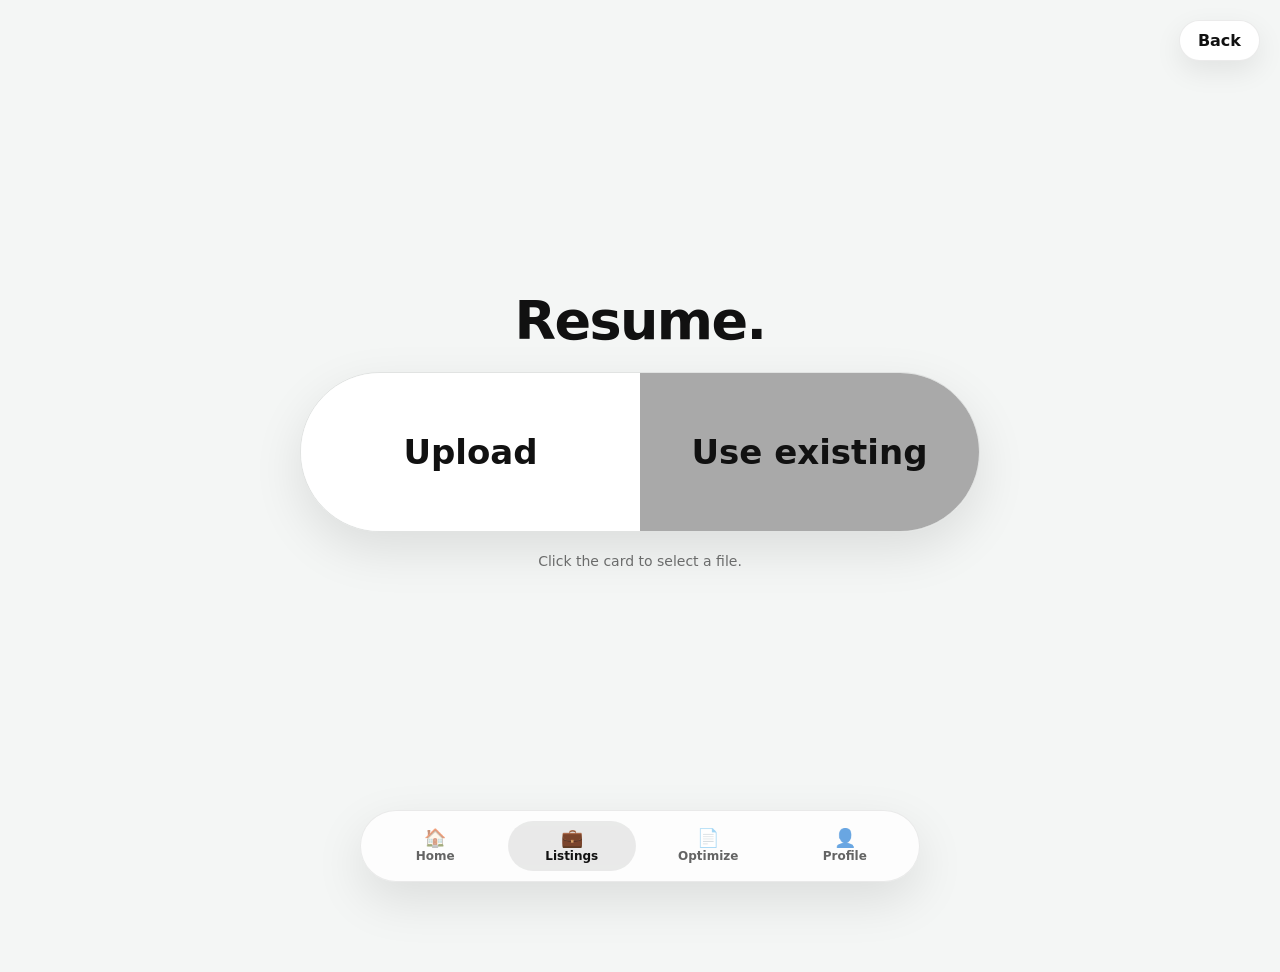
<file: Ascent/apply.html>
<!doctype html>
<html lang="en">
  <head>
    <meta charset="UTF-8" />
    <meta name="viewport" content="width=device-width, initial-scale=1" />
    <title>Upload Resume</title>
    <style>
      :root {
        --bg: #f4f6f5;
        --card: #ffffff;
        --text: #111111;
        --muted: rgba(0, 0, 0, 0.55);
        --border: rgba(0, 0, 0, 0.08);
        --shadow: 0 18px 50px rgba(0, 0, 0, 0.10);
        --radius: 999px;

        --font: ui-sans-serif, system-ui, -apple-system, Segoe UI, Roboto, Helvetica, Arial,
          "Apple Color Emoji", "Segoe UI Emoji";
      }

      * {
        box-sizing: border-box;
      }

      html,
      body {
        height: 100%;
        margin: 0;
        background: var(--bg);
        color: var(--text);
        font-family: var(--font);
      }

      .page {
        min-height: 100%;
        position: relative;
        padding: 24px;
      }

      .back {
        position: absolute;
        top: 20px;
        right: 20px;
        display: inline-flex;
        align-items: center;
        justify-content: center;
        padding: 10px 18px;
        border-radius: 999px;
        border: 1px solid var(--border);
        background: #fff;
        color: var(--text);
        text-decoration: none;
        font-weight: 800;
        box-shadow: 0 10px 28px rgba(0, 0, 0, 0.08);
      }

      .center {
        height: calc(100vh - 48px);
        display: grid;
        place-items: center;
      }

      .stack {
        width: min(860px, 92vw);
        display: grid;
        gap: 20px;
        justify-items: center;
      }

      h1 {
        margin: 0;
        font-size: clamp(34px, 4.5vw, 54px);
        font-weight: 900;
        letter-spacing: -0.03em;
      }

      .pill {
        width: min(680px, 92vw);
        height: 160px;
        border-radius: var(--radius);
        border: 1px solid var(--border);
        box-shadow: var(--shadow);
        overflow: hidden;
        display: grid;
        grid-template-columns: 1fr 1fr;
      }

      .half {
        display: grid;
        place-items: center;
        font-weight: 900;
        font-size: 34px;
        cursor: pointer;
        user-select: none;
      }

      .half.left {
        background: #ffffff;
      }

      .half.right {
        background: #a9a9a9;
      }

      .split {
        transition: transform 120ms ease, box-shadow 120ms ease;
      }

      .split:hover {
        transform: translateY(-2px);
        box-shadow: 0 22px 60px rgba(0, 0, 0, 0.12);
      }

      .split:active {
        transform: translateY(0px);
      }

      .pill:hover {
        transform: translateY(-2px);
        box-shadow: 0 22px 60px rgba(0, 0, 0, 0.12);
      }

      .pill:active {
        transform: translateY(0px);
      }

      .icon {
        width: 80px;
        height: 80px;
      }

      .hint {
        margin: 0;
        color: var(--muted);
        font-size: 14px;
        line-height: 1.4;
        text-align: center;
      }

      .status {
        min-height: 20px;
        font-size: 14px;
        color: var(--muted);
        text-align: center;
      }

      .error {
        min-height: 20px;
        font-size: 14px;
        color: #b00020;
        text-align: center;
        display: none;
      }

      input[type="file"] {
        display: none;
      }

      /* Success modal */
      .success-modal {
        position: fixed;
        inset: 0;
        display: none;
        z-index: 10000;
      }

      .success-modal.open {
        display: block;
      }

      .success-backdrop {
        position: absolute;
        inset: 0;
        background: rgba(0, 0, 0, 0.35);
      }

      .success-card {
        position: absolute;
        left: 50%;
        top: 50%;
        transform: translate(-50%, -50%);
        width: min(420px, 92vw);
        background: rgba(255, 255, 255, 0.94);
        backdrop-filter: blur(12px);
        -webkit-backdrop-filter: blur(12px);
        border: 1px solid rgba(0, 0, 0, 0.08);
        box-shadow: 0 18px 50px rgba(0, 0, 0, 0.2);
        border-radius: 18px;
        padding: 18px;
        text-align: center;
      }

      .success-title {
        margin: 0 0 8px 0;
        font-size: 18px;
        font-weight: 800;
      }

      .success-text {
        margin: 0 0 16px 0;
        color: rgba(0, 0, 0, 0.65);
        font-size: 14px;
        line-height: 1.4;
      }

      .success-btn {
        appearance: none;
        border: 0;
        border-radius: 999px;
        padding: 10px 16px;
        font-size: 14px;
        font-weight: 800;
        background: #111;
        color: #fff;
        cursor: pointer;
      }

      .error-modal .success-card {
        border-color: rgba(176, 0, 32, 0.18);
      }

      .error-modal .success-title {
        color: #b00020;
      }

      /* Floating Tab Bar */
      .tabbar {
        position: fixed;
        left: 50%;
        bottom: 18px;
        transform: translateX(-50%);
        width: min(560px, calc(100vw - 28px));
        padding: 10px;
        border-radius: 999px;
        background: rgba(255, 255, 255, 0.78);
        border: 1px solid var(--border);
        box-shadow: var(--shadow);
        backdrop-filter: blur(10px);
        -webkit-backdrop-filter: blur(10px);
        display: grid;
        grid-template-columns: repeat(4, 1fr);
        gap: 8px;
        z-index: 999;
      }

      .tabbar a {
        display: grid;
        place-items: center;
        gap: 2px;
        padding: 8px 6px;
        border-radius: 999px;
        text-decoration: none;
        color: var(--text);
        font-weight: 800;
        font-size: 12px;
        opacity: 0.65;
        grid-auto-rows: min-content;
        justify-items: center;
        align-content: center;
      }

      .tabbar a .icon {
        width: auto;
        height: auto;
        font-size: 18px;
        line-height: 1;
      }


      .tabbar a.active {
        background: rgba(0, 0, 0, 0.08);
        opacity: 1;
      }

      /* Prevent content being hidden behind tabbar */
      .page {
        padding-bottom: 96px;
      }

    </style>
  </head>

  <body>
    <div class="page">
      <a class="back" href="#" id="backBtn">Back</a>

      <div class="center">
        <div class="stack">
          <h1>Resume.</h1>

          <div class="pill split" role="group" aria-label="Resume options">
            <div class="half left" id="uploadPill" role="button" tabindex="0" aria-label="Upload resume">
              Upload
            </div>
            <div class="half right" id="useExistingPill" role="button" tabindex="0" aria-label="Use existing resume">
              Use existing
            </div>
          </div>

          <p class="hint">Click the card to select a file.</p>

          <div class="status" id="statusText"></div>
          <div class="error" id="errorText"></div>

          <input id="fileInput" type="file" accept="application/pdf" />
        </div>
      </div>
    </div>

    <!-- Success Modal -->
    <div class="success-modal" id="successModal" aria-hidden="true">
      <div class="success-backdrop" data-close="1"></div>
      <div class="success-card" role="dialog" aria-modal="true" aria-labelledby="successTitle">
        <h2 id="successTitle" class="success-title">Application submitted</h2>
        <p class="success-text" id="successText">Your application has been recorded successfully.</p>
        <button type="button" class="success-btn" id="successCloseBtn">OK</button>
      </div>
    </div>

    <div class="success-modal error-modal" id="errorModal" aria-hidden="true">
      <div class="success-backdrop" data-close="1"></div>
      <div class="success-card" role="dialog" aria-modal="true" aria-labelledby="errorTitle">
        <h2 id="errorTitle" class="success-title">Duplicate application</h2>
        <p class="success-text">You have already applied for this job.</p>
        <button type="button" class="success-btn" id="errorCloseBtn">OK</button>
      </div>
    </div>

      <!-- Floating Tab Bar -->
      <nav class="tabbar" aria-label="Primary">
        <a href="/" data-tab="home">
          <span class="icon">🏠</span>
          <span>Home</span>
        </a>
        <a href="/results" data-tab="jobs" class="active">
          <span class="icon">💼</span>
          <span>Listings</span>
        </a>
        <a href="/optimize" data-tab="optimize">
          <span class="icon">📄</span>
          <span>Optimize</span>
        </a>
        <a href="/student_profile" data-tab="profile">
          <span class="icon">👤</span>
          <span>Profile</span>
        </a>
      </nav>


    <script>
      function qs(name) {
        return new URLSearchParams(window.location.search).get(name) || "";
      }

      function setStatus(msg) {
        const el = document.getElementById("statusText");
        if (el) el.textContent = msg || "";
      }

      function showError(msg) {
        const el = document.getElementById("errorText");
        if (!el) return;
        el.style.display = "block";
        el.textContent = msg || "Something went wrong.";
      }

      function clearError() {
        const el = document.getElementById("errorText");
        if (!el) return;
        el.style.display = "none";
        el.textContent = "";
      }

      function getToken() {
        return localStorage.getItem("AUTH_TOKEN") || "";
      }

      function authHeaders() {
        const t = getToken();
        return t ? { Authorization: `Bearer ${t}` } : {};
      }

      let CURRENT_USER_ID = null;
      async function getCurrentUserId() {
        if (CURRENT_USER_ID) return CURRENT_USER_ID;
        const res = await fetch("/api/auth/me", { headers: authHeaders() });
        if (!res.ok) {
          throw new Error("Please log in to apply.");
        }
        const data = await res.json();
        CURRENT_USER_ID = data.userId;
        return CURRENT_USER_ID;
      }

      const successModal = document.getElementById("successModal");
      const successCloseBtn = document.getElementById("successCloseBtn");
      const successTitle = document.getElementById("successTitle");
      const successText = document.getElementById("successText");
      const errorModal = document.getElementById("errorModal");
      const errorCloseBtn = document.getElementById("errorCloseBtn");
      const mode = qs("mode");
      const isRoadmapMode = mode === "roadmap";

      function roadmapUrl() {
        const params = new URLSearchParams();
        if (jobId) params.set("id", jobId);
        if (q) params.set("q", q);
        return `/roadmap?${params.toString()}`;
      }

      function configureModeUi() {
        if (!isRoadmapMode) return;
        if (successTitle) successTitle.textContent = "Roadmap generated";
        if (successText) successText.textContent = "Your roadmap is ready. You will be redirected automatically.";
      }

      function openSuccessModal() {
        if (!successModal) return;
        successModal.classList.add("open");
        successModal.setAttribute("aria-hidden", "false");
      }

      function closeSuccessModal() {
        if (!successModal) return;
        successModal.classList.remove("open");
        successModal.setAttribute("aria-hidden", "true");
      }

      function openErrorModal() {
        if (!errorModal) return;
        errorModal.classList.add("open");
        errorModal.setAttribute("aria-hidden", "false");
      }

      function closeErrorModal() {
        if (!errorModal) return;
        errorModal.classList.remove("open");
        errorModal.setAttribute("aria-hidden", "true");
      }

      if (successCloseBtn) successCloseBtn.addEventListener("click", () => {
        closeSuccessModal();
        if (isRoadmapMode) {
          window.location.href = roadmapUrl();
        }
      });
      if (errorCloseBtn) errorCloseBtn.addEventListener("click", closeErrorModal);
      document.addEventListener("click", (e) => {
        const t = e.target;
        if (t && t.getAttribute && t.getAttribute("data-close") === "1") {
          closeSuccessModal();
          closeErrorModal();
        }
      });

      const jobId = qs("id");
      const q = qs("q");
      configureModeUi();

      // Back button: return to details page (preferred), fallback to results
      const backBtn = document.getElementById("backBtn");
      if (backBtn) {
        backBtn.addEventListener("click", (e) => {
          e.preventDefault();
          if (jobId) {
            const params = new URLSearchParams();
            params.set("id", jobId);
            if (q) params.set("q", q);
            window.location.href = `/job?${params.toString()}`;
            return;
          }
          if (q) {
            window.location.href = `/results?q=${encodeURIComponent(q)}`;
            return;
          }
          window.location.href = "/results";
        });
      }

      const pill = document.getElementById("uploadPill");
      const fileInput = document.getElementById("fileInput");

      function openPicker() {
        clearError();
        if (!jobId) {
          showError("Missing job id in URL. Expected /apply?id=<job_id>");
          return;
        }
        if (fileInput) fileInput.click();
      }

      async function applyWithFile(file) {
        clearError();

        setStatus(isRoadmapMode ? "Generating roadmap..." : "Uploading...");
        if (pill) pill.style.pointerEvents = "none";

        try {
          let res;
          if (isRoadmapMode) {
            const form = new FormData();
            form.append("file", file);
            res = await fetch(
              `/api/resume/ocr-skill-gap?job_id=${encodeURIComponent(jobId)}`,
              {
                method: "POST",
                headers: {
                  ...authHeaders(),
                },
                body: form,
              }
            );
          } else {
            const userId = await getCurrentUserId();
            const form = new FormData();
            form.append("resume", file);

            res = await fetch(
              `/api/applications/apply?job_id=${encodeURIComponent(jobId)}&user_id=${encodeURIComponent(userId)}`,
              {
                method: "POST",
                headers: {
                  ...authHeaders(),
                },
                body: form,
              }
            );
          }

          const data = await res.json().catch(() => ({}));

          if (!res.ok) {
            const detail = data && data.detail ? String(data.detail) : `HTTP ${res.status}`;
            if (res.status === 409 || /duplicate/i.test(detail)) {
              setStatus("");
              openErrorModal();
              return;
            }
            throw new Error(detail);
          }

          if (isRoadmapMode) {
            localStorage.setItem("ASCENT_ROADMAP_DATA", JSON.stringify(data));
            setStatus("Roadmap generated.");
            openSuccessModal();
            window.setTimeout(() => {
              window.location.href = roadmapUrl();
            }, 600);
          } else {
            setStatus("Application submitted.");
            openSuccessModal();
          }
        } catch (err) {
          setStatus("");
          showError(err.message || "Upload failed.");
        } finally {
          if (pill) pill.style.pointerEvents = "auto";
        }
      }

      async function uploadSelectedFile() {
        const file = fileInput && fileInput.files ? fileInput.files[0] : null;
        if (!file) return;
        await applyWithFile(file);
      }

      if (pill) {
        pill.addEventListener("click", openPicker);
        pill.addEventListener("keydown", (e) => {
          if (e.key === "Enter" || e.key === " ") openPicker();
        });
      }

      if (fileInput) {
        fileInput.addEventListener("change", uploadSelectedFile);
      }

      const useExistingPill = document.getElementById("useExistingPill");

      if (useExistingPill) {
        useExistingPill.addEventListener("click", async () => {
          clearError();
          if (!jobId) {
            showError("Missing job id in URL. Expected /apply?id=<job_id>");
            return;
          }
          try {
            setStatus("Using existing resume...");
            if (isRoadmapMode) {
              const roadmapRes = await fetch(
                `/api/resume/ocr-skill-gap-existing?job_id=${encodeURIComponent(jobId)}`,
                {
                  method: "POST",
                  headers: authHeaders(),
                }
              );
              const roadmapData = await roadmapRes.json().catch(() => ({}));
              if (!roadmapRes.ok) {
                const detail = roadmapData && roadmapData.detail ? String(roadmapData.detail) : `HTTP ${roadmapRes.status}`;
                throw new Error(detail || "Failed to generate roadmap.");
              }
              localStorage.setItem("ASCENT_ROADMAP_DATA", JSON.stringify(roadmapData));
              setStatus("Roadmap generated.");
              openSuccessModal();
              window.setTimeout(() => {
                window.location.href = roadmapUrl();
              }, 600);
              return;
            }

            const res = await fetch("/api/resume/me", { headers: authHeaders() });
            const data = await res.json().catch(() => ({}));
            if (!res.ok || !data || !data.has_resume || !data.file_url) {
              throw new Error("No resume has been uploaded yet.");
            }

            const fileRes = await fetch(data.file_url);
            if (!fileRes.ok) {
              throw new Error("Failed to load stored resume.");
            }

            const blob = await fileRes.blob();
            const filename = data.resume_name || "resume.pdf";
            const file = new File([blob], filename, { type: blob.type || "application/pdf" });

            await applyWithFile(file);
          } catch (err) {
            setStatus("");
            showError(err.message || "No resume has been uploaded yet.");
          }
        });
      }

    </script>
  </body>
</html>
</file>
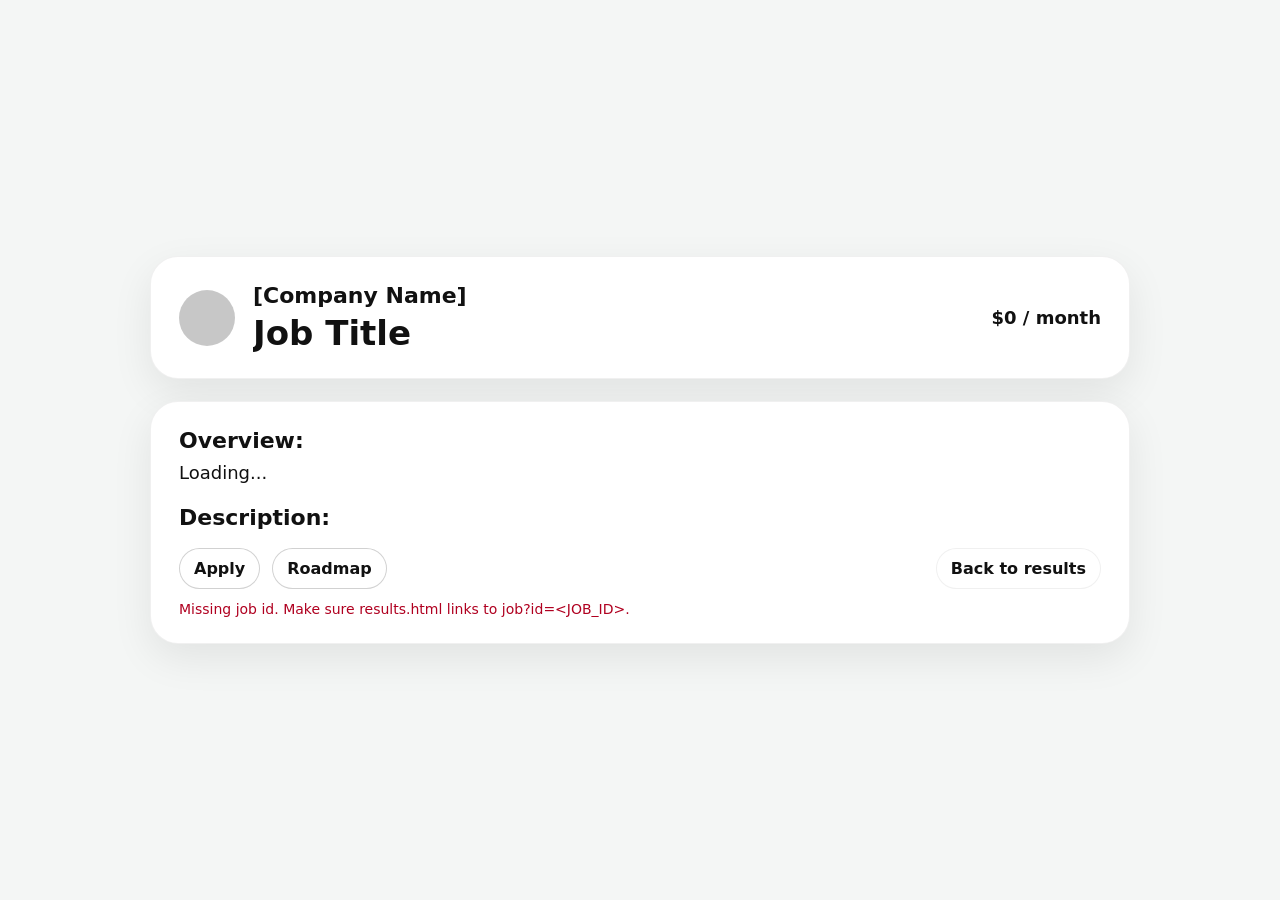
<file: Ascent/details.html>
<!doctype html>
<html lang="en">

<head>
    <meta charset="UTF-8" />
    <meta name="viewport" content="width=device-width, initial-scale=1" />
    <title>Job Details</title>
    <style>
        :root {
            --bg: #f4f6f5;
            --card: #ffffff;
            --text: #111111;
            --muted: rgba(0, 0, 0, 0.55);
            --border: rgba(0, 0, 0, 0.06);
            --shadow: 0 14px 40px rgba(0, 0, 0, 0.08);
            --radius: 28px;

            --font: ui-sans-serif, system-ui, -apple-system, Segoe UI, Roboto, Helvetica, Arial,
                "Apple Color Emoji", "Segoe UI Emoji";
        }

        * {
            box-sizing: border-box;
        }

        html,
        body {
            height: 100%;
            margin: 0;
            background: var(--bg);
            color: var(--text);
            font-family: var(--font);
        }

        .wrap {
            min-height: 100%;
            display: grid;
            place-items: center;
            padding: 28px 16px;
        }

        .shell {
            width: min(980px, 92vw);
        }

        .top-card {
            background: var(--card);
            border: 1px solid var(--border);
            border-radius: var(--radius);
            box-shadow: var(--shadow);
            padding: 26px 28px;
            display: grid;
            grid-template-columns: 1fr auto;
            gap: 18px;
            align-items: center;
        }

        .identity {
            display: flex;
            gap: 18px;
            align-items: center;
            min-width: 0;
        }

        .logo {
            width: 56px;
            height: 56px;
            border-radius: 50%;
            background: rgba(0, 0, 0, 0.22);
            flex: 0 0 auto;
        }

        .headings {
            min-width: 0;
        }

        .company {
            font-weight: 700;
            font-size: 22px;
            margin: 0 0 6px 0;
            white-space: nowrap;
            overflow: hidden;
            text-overflow: ellipsis;
        }

        .title {
            font-weight: 800;
            font-size: 34px;
            margin: 0;
            line-height: 1.12;
            white-space: nowrap;
            overflow: hidden;
            text-overflow: ellipsis;
        }

        .salary {
            font-weight: 700;
            font-size: 18px;
            color: var(--text);
            white-space: nowrap;
        }

        .details-card {
            margin-top: 22px;
            background: var(--card);
            border: 1px solid var(--border);
            border-radius: var(--radius);
            box-shadow: var(--shadow);
            padding: 26px 28px;
        }

        .section-label {
            font-weight: 800;
            font-size: 22px;
            margin: 0 0 6px 0;
        }

        .section-text {
            margin: 0 0 18px 0;
            color: var(--text);
            font-size: 18px;
            line-height: 1.55;
            white-space: pre-wrap;
            transition: max-height 0.25s ease;

        }

        .muted {
            color: var(--muted);
        }

        .meta-row {
            display: flex;
            flex-wrap: wrap;
            gap: 10px;
            margin: 14px 0 18px 0;
        }

        .pill {
            border: 1px solid var(--border);
            background: rgba(0, 0, 0, 0.03);
            padding: 8px 12px;
            border-radius: 999px;
            font-size: 14px;
            color: rgba(0, 0, 0, 0.75);
        }

        .actions {
            margin-top: 18px;
            display: flex;
            gap: 12px;
            flex-wrap: wrap;
        }
        .actions .push-right {
            margin-left: auto;
        }

        .btn {
            display: inline-flex;
            align-items: center;
            justify-content: center;
            gap: 10px;
            border-radius: 999px;
            padding: 10px 14px;
            border: 1px solid var(--border);
            background: #fff;
            color: var(--text);
            font-weight: 700;
            text-decoration: none;
            cursor: pointer;
        }

        .btn.primary {
            border-color: rgba(0, 0, 0, 0.18);
        }

        /* Auth modal (tabbar prompt) */
        .auth-modal {
            position: fixed;
            inset: 0;
            display: none;
            z-index: 10000;
        }

        .auth-modal.open {
            display: block;
        }

        .auth-backdrop {
            position: absolute;
            inset: 0;
            background: rgba(0, 0, 0, 0.35);
        }

        .auth-card {
            position: absolute;
            left: 50%;
            top: 50%;
            transform: translate(-50%, -50%);
            width: min(420px, 92vw);
            background: rgba(255, 255, 255, 0.92);
            backdrop-filter: blur(12px);
            -webkit-backdrop-filter: blur(12px);
            border: 1px solid rgba(0, 0, 0, 0.08);
            box-shadow: 0 18px 50px rgba(0, 0, 0, 0.20);
            border-radius: 18px;
            padding: 18px;
        }

        .auth-title {
            margin: 0 0 8px 0;
            font-size: 18px;
            font-weight: 700;
        }

        .auth-text {
            margin: 0 0 14px 0;
            color: rgba(0, 0, 0, 0.65);
            font-size: 14px;
            line-height: 1.4;
        }

        .auth-actions {
            display: flex;
            gap: 10px;
            justify-content: flex-end;
            flex-wrap: wrap;
        }

        .auth-btn {
            appearance: none;
            border: 0;
            border-radius: 999px;
            padding: 10px 14px;
            font-size: 14px;
            font-weight: 700;
            text-decoration: none;
            cursor: pointer;
        }

        .auth-primary {
            background: #111;
            color: #fff;
        }

        .auth-secondary {
            background: rgba(0, 0, 0, 0.08);
            color: rgba(0, 0, 0, 0.75);
        }

        .error {
            margin-top: 12px;
            font-size: 14px;
            color: #b00020;
        }

        @media (max-width: 720px) {
            .top-card {
                grid-template-columns: 1fr;
                gap: 10px;
            }

            .salary {
                justify-self: start;
            }

            .title {
                font-size: 28px;
            }
        }
    </style>
</head>

<body>
    <div class="wrap">
        <div class="shell">
            <div class="top-card">
                <div class="identity">
                    <div class="logo" aria-hidden="true"></div>
                    <div class="headings">
                        <p class="company" id="companyName">[Company Name]</p>
                        <h1 class="title" id="jobTitle">Job Title</h1>
                    </div>
                </div>
                <div class="salary" id="salaryText">$0 / month</div>
            </div>

            <div class="details-card">
                <p class="section-label">Overview:</p>
                <p class="section-text" id="overviewText" class="muted">Loading...</p>

                <div class="meta-row" id="metaRow" style="display: none;"></div>

                <p class="section-label">Description:</p>
                <div class="section-text" id="descriptionText"></div>
                <button class="btn" id="toggleDescBtn" style="display:none;">Show more</button>


                <div class="actions">
                    <a class="btn primary" id="applylink" href="" target="_blank" rel="noreferrer noopener">Apply</a>
                    <a class="btn primary" id="roadmapLink" href="#">Roadmap</a>
                    <a class="btn push-right" href="#" id="backBtn">Back to results</a>

                </div>

                <div class="error" id="errorBox" style="display: none;"></div>
            </div>
        </div>
    </div>

    <!-- Auth Modal -->
    <div class="auth-modal" id="authModal" aria-hidden="true">
        <div class="auth-backdrop" data-close="1"></div>
        <div class="auth-card" role="dialog" aria-modal="true" aria-labelledby="authTitle">
            <h2 id="authTitle" class="auth-title">Login required</h2>
            <p class="auth-text">Please log in or sign up to access this section.</p>
            <div class="auth-actions">
                <button type="button" class="auth-btn auth-secondary" id="authCloseBtn">Cancel</button>
                <a class="auth-btn auth-primary" id="authLoginBtn" href="/login">Log in</a>
                <a class="auth-btn auth-primary" id="authSignupBtn" href="/signup">Sign up</a>
            </div>
        </div>
    </div>

    <script>
        function qs(name) {
            const url = new URL(window.location.href);
            return url.searchParams.get(name);
        }

        function setText(id, value, fallback = "") {
            const el = document.getElementById(id);
            if (!el) return;
            el.textContent = value ?? fallback;
        }

        function showError(msg) {
            const box = document.getElementById("errorBox");
            if (!box) return;
            box.style.display = "block";
            box.textContent = msg;
        }

        function addPill(container, text) {
            const pill = document.createElement("span");
            pill.className = "pill";
            pill.textContent = text;
            container.appendChild(pill);
        }

        // Basic auth flag (placeholder for future real auth)
        function isLoggedIn() {
            return !!localStorage.getItem("AUTH_TOKEN");
        }

        const authModal = document.getElementById("authModal");
        const authCloseBtn = document.getElementById("authCloseBtn");

        function openAuthModal() {
            if (!authModal) return;
            authModal.classList.add("open");
            authModal.setAttribute("aria-hidden", "false");
        }

        function closeAuthModal() {
            if (!authModal) return;
            authModal.classList.remove("open");
            authModal.setAttribute("aria-hidden", "true");
        }

        if (authCloseBtn) authCloseBtn.addEventListener("click", closeAuthModal);
        document.addEventListener("click", (e) => {
            const t = e.target;
            if (t && t.getAttribute && t.getAttribute("data-close") === "1") {
                closeAuthModal();
            }
        });
        let FULL_DESCRIPTION = "";
        let DESC_EXPANDED = false;
        const DESC_PREVIEW_LEN = 600; // adjust to taste

        async function loadJob() {
            const jobId = qs("id");
            if (!jobId) {
                showError("Missing job id. Make sure results.html links to job?id=<JOB_ID>.");
                return;
            }

            // Change this if your API base path differs
            const endpoint = `/api/jobs/${encodeURIComponent(jobId)}`;

            try {
                const res = await fetch(endpoint, { method: "GET" });
                if (!res.ok) {
                    throw new Error(`Failed to load job (${res.status}). Endpoint: ${endpoint}`);
                }

                const job = await res.json();

                // Header (company + title come from the selected record in DB)
                setText("companyName", job.company, "[Company Name]");
                setText("jobTitle", job.title, "Job Title");

                // Salary
                const salary = job.salary && String(job.salary).trim() ? job.salary : "—";
                setText("salaryText", salary);

                // Overview (short summary)
                // If you have a dedicated overview field, use it. Else derive from description.
                const desc = job.description ? String(job.description) : "";
                const overview =
                    job.overview ||
                    (desc.length > 180 ? desc.slice(0, 180).trim() + "..." : desc.trim()) ||
                    "—";
                setText("overviewText", overview);

                // Description
                // Description (with show more / less)
                FULL_DESCRIPTION = desc.trim() || "—";

                const descEl = document.getElementById("descriptionText");
                const toggleBtn = document.getElementById("toggleDescBtn");

                if (FULL_DESCRIPTION.length > DESC_PREVIEW_LEN) {
                    DESC_EXPANDED = false;
                    descEl.textContent = FULL_DESCRIPTION.slice(0, DESC_PREVIEW_LEN).trim() + "…";
                    toggleBtn.style.display = "inline-flex";
                    toggleBtn.textContent = "Show more";
                } else {
                    descEl.textContent = FULL_DESCRIPTION;
                    toggleBtn.style.display = "none";
                }


                // Meta pills
                const metaRow = document.getElementById("metaRow");
                metaRow.innerHTML = "";
                let hasMeta = false;

                if (job.location) {
                    addPill(metaRow, job.location);
                    hasMeta = true;
                }
                if (job.locationType) {
                    addPill(metaRow, job.locationType);
                    hasMeta = true;
                }
                if (job.type) {
                    addPill(metaRow, job.type);
                    hasMeta = true;
                }
                if (job.startDate) {
                    addPill(metaRow, `Start: ${job.startDate}`);
                    hasMeta = true;
                }

                metaRow.style.display = hasMeta ? "flex" : "none";

                // Apply link -> go to internal upload page
                const applyLink = document.getElementById("applylink");
                if (applyLink) {
                const q = qs("q") || "";
                const params = new URLSearchParams();
                params.set("id", String(jobId));
                if (q) params.set("q", q);

                applyLink.href = `/apply?${params.toString()}`;
                applyLink.removeAttribute("target");
                applyLink.removeAttribute("rel");
                }

                // Roadmap link -> job-specific roadmap
                const roadmapLink = document.getElementById("roadmapLink");
                if (roadmapLink) {
                const q = qs("q") || "";
                const params = new URLSearchParams();
                params.set("id", String(jobId));
                if (q) params.set("q", q);

                roadmapLink.href = `/roadmap?${params.toString()}`;
                }

            } catch (err) {
                showError(err.message || "Unknown error loading job.");
                setText("overviewText", "—");
                setText("descriptionText", "—");
            }
        }
        // Back to results handler (preserve search query)
        const backBtn = document.getElementById("backBtn");
        if (backBtn) {
            backBtn.addEventListener("click", (e) => {
                e.preventDefault();

                const q = qs("q");
                if (q) {
                    window.location.href = `/results?q=${encodeURIComponent(q)}`;
                } else {
                    window.location.href = "/results";
                }
            });
        }

        // Apply button should require login
        const applyBtn = document.getElementById("applylink");
        if (applyBtn) {
            applyBtn.addEventListener("click", (e) => {
                if (!isLoggedIn()) {
                    e.preventDefault();
                    openAuthModal();
                }
            });
        }
        const toggleBtn = document.getElementById("toggleDescBtn");
        const descEl = document.getElementById("descriptionText");

        if (toggleBtn) {
            toggleBtn.addEventListener("click", () => {
                DESC_EXPANDED = !DESC_EXPANDED;

                if (DESC_EXPANDED) {
                    descEl.textContent = FULL_DESCRIPTION;
                    toggleBtn.textContent = "Show less";
                } else {
                    descEl.textContent =
                        FULL_DESCRIPTION.slice(0, DESC_PREVIEW_LEN).trim() + "…";
                    toggleBtn.textContent = "Show more";
                }
            });
        }

        loadJob();
    </script>
</body>

</html>
</file>
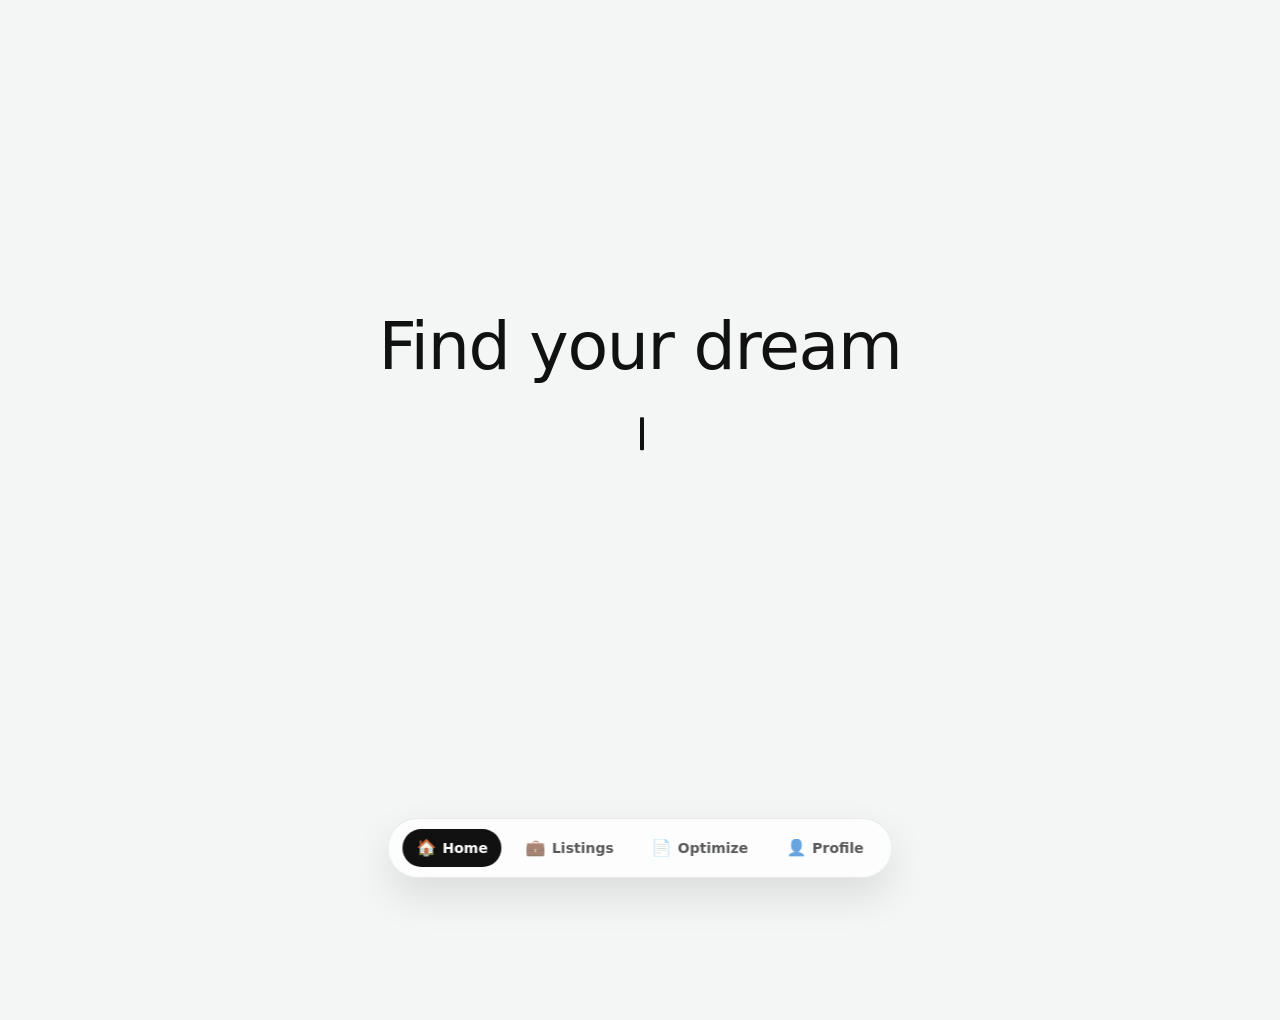
<file: Ascent/landing.html>
<!doctype html>
<html lang="en">

<head>
  <meta charset="UTF-8" />
  <meta name="viewport" content="width=device-width, initial-scale=1" />
  <title>Find your dream job</title>
  <style>
    :root {
      --bg: #F4F6F5;
      --text: #111111;
      --muted: rgba(0, 0, 0, 0.35);
      --font: ui-sans-serif, system-ui, -apple-system, Segoe UI, Roboto, Helvetica, Arial, "Apple Color Emoji",
        "Segoe UI Emoji";
    }

    html,
    body {
      height: 100%;
      margin: 0;
      background: var(--bg);
      color: var(--text);
      font-family: var(--font);
    }

    .wrap {
      height: 100%;
      display: grid;
      place-items: center;
    }

    .hero {
      width: min(1000px, 92vw);
      transform: translateY(-8vh);
      text-align: center;
    }

    .title {
      font-family: 'Inter', system-ui, -apple-system, sans-serif;
      font-size: clamp(34px, 5.2vw, 90px);
      font-weight: 500;
      letter-spacing: -0.02em;
      margin: 0 0 18px 0;
    }

    /* Clickable typing area (no visible box) */
    .click-catcher {
      display: inline-block;
      padding: 4px 10px;
      border-radius: 10px;
    }

    .click-catcher:focus-visible {
      outline: 2px solid rgba(0, 0, 0, 0.2);
      outline-offset: 6px;
    }

    .prompt {
      display: inline-flex;
      align-items: baseline;
      justify-content: center;
      text-align: center;
      font-size: 28px;
      line-height: 1.2;
      min-height: 24px;
      user-select: none;
      position: relative;
    }

    .typed {
      white-space: pre;
      color: var(--text);
    }

    .hint {
      white-space: pre;
      color: var(--muted);
      font-size: 28px;

    }

    .cursor {
      display: inline-block;
      color: var(--text);
      animation: blink 1s steps(1, end) infinite;
      position: absolute;
      left: var(--cursor-left, 0px);
      top: 50%;
      transform: translateY(-50%);
      width: auto;
      pointer-events: none;

    }

    .cursor.i-beam {
      width: 4px;
      height: 1.2em;
      background: var(--text);
      border-radius: 1px;
    }


    @keyframes blink {

      0%,
      49% {
        opacity: 1;
      }

      50%,
      100% {
        opacity: 0;
      }
    }

    /* Hidden real input to capture typing */
    .hidden-input {
      position: absolute;
      opacity: 0;
      pointer-events: none;
      width: 1px;
      height: 1px;
    }

    /* Floating tab bar (centered pill) */
    .tabbar {
      position: fixed;
      left: 50%;
      bottom: 22px;
      transform: translateX(-50%);
      background: rgba(255, 255, 255, 0.72);
      backdrop-filter: blur(14px);
      -webkit-backdrop-filter: blur(14px);
      border: 1px solid rgba(0, 0, 0, 0.08);
      box-shadow: 0 18px 40px rgba(0, 0, 0, 0.10);
      border-radius: 999px;
      padding: 10px 14px;
      display: flex;
      gap: 10px;
      z-index: 9999;
    }

    .tabbar a {
      display: inline-flex;
      align-items: center;
      gap: 8px;
      padding: 10px 14px;
      border-radius: 999px;
      text-decoration: none;
      color: rgba(0, 0, 0, 0.65);
      font-size: 14px;
      font-weight: 600;
      line-height: 1;
      user-select: none;
    }

    .tabbar a .icon {
      width: 18px;
      height: 18px;
      display: inline-grid;
      place-items: center;
      font-size: 16px;
    }

    .tabbar a.active {
      background: #111;
      color: #fff;
    }

    /* give landing content room above tabbar */
    body {
      padding-bottom: 120px;
    }

    /* Auth modal */
    .auth-modal {
      position: fixed;
      inset: 0;
      display: none;
      z-index: 10000;
    }

    .auth-modal.open {
      display: block;
    }

    .auth-backdrop {
      position: absolute;
      inset: 0;
      background: rgba(0, 0, 0, 0.35);
    }

    .auth-card {
      position: absolute;
      left: 50%;
      top: 50%;
      transform: translate(-50%, -50%);
      width: min(420px, 92vw);
      background: rgba(255, 255, 255, 0.92);
      backdrop-filter: blur(12px);
      -webkit-backdrop-filter: blur(12px);
      border: 1px solid rgba(0, 0, 0, 0.08);
      box-shadow: 0 18px 50px rgba(0, 0, 0, 0.20);
      border-radius: 18px;
      padding: 18px;
    }

    .auth-title {
      margin: 0 0 8px 0;
      font-size: 18px;
      font-weight: 700;
    }

    .auth-text {
      margin: 0 0 14px 0;
      color: rgba(0, 0, 0, 0.65);
      font-size: 14px;
      line-height: 1.4;
    }

    .auth-actions {
      display: flex;
      gap: 10px;
      justify-content: flex-end;
      flex-wrap: wrap;
    }

    .auth-btn {
      appearance: none;
      border: 0;
      border-radius: 999px;
      padding: 10px 14px;
      font-size: 14px;
      font-weight: 700;
      text-decoration: none;
      cursor: pointer;
    }

    .auth-primary {
      background: #111;
      color: #fff;
    }

    .auth-secondary {
      background: rgba(0, 0, 0, 0.08);
      color: rgba(0, 0, 0, 0.75);
    }
  </style>
</head>

<body>
  <main class="wrap">
    <section class="hero" aria-label="Landing">
      <h1 class="title" id="heroTitle" data-text="Find your dream job."></h1>


      <div class="click-catcher" id="catcher" tabindex="0" role="button" aria-label="Type your goal">
        <div class="prompt" aria-live="polite">
          <span class="typed" id="typed"></span>
          <span class="hint" id="hint-left"></span>
          <span class="cursor i-beam" aria-hidden="true"></span>
          <span class="hint" id="hint-right"></span>

        </div>
      </div>

      <input id="realInput" class="hidden-input" type="text" autocomplete="off" autocapitalize="off" autocorrect="off"
        spellcheck="false" />
    </section>
  </main>

  <!-- Floating Tab Bar -->
  <nav class="tabbar" aria-label="Primary">
    <a href="/" data-tab="home">
      <span class="icon">🏠</span>
      <span>Home</span>
    </a>
    <a href="/results" data-tab="jobs">
      <span class="icon">💼</span>
      <span>Listings</span>
    </a>
    <a href="/optimize" data-tab="optimize">
      <span class="icon">📄</span>
      <span>Optimize</span>
    </a>
    <a href="/student_profile" data-tab="profile">
      <span class="icon">👤</span>
      <span>Profile</span>
    </a>
  </nav>

  <!-- Auth Modal -->
  <div class="auth-modal" id="authModal" aria-hidden="true">
    <div class="auth-backdrop" data-close="1"></div>
    <div class="auth-card" role="dialog" aria-modal="true" aria-labelledby="authTitle">
      <h2 id="authTitle" class="auth-title">Login required</h2>
      <p class="auth-text">Please log in or sign up to access this section.</p>
      <div class="auth-actions">
        <button type="button" class="auth-btn auth-secondary" id="authCloseBtn">Cancel</button>
        <a class="auth-btn auth-primary" id="authLoginBtn" href="/login">Log in</a>
        <a class="auth-btn auth-primary" id="authSignupBtn" href="/signup">Sign up</a>
      </div>
    </div>
  </div>

  <script>

    function setActiveTab() {
      document.querySelectorAll(".tabbar a").forEach((a) => a.classList.remove("active"));
      const home = document.querySelector('.tabbar a[data-tab="home"]');
      if (home) home.classList.add("active");
    }

    setActiveTab();
    // Hint typing animation (runs after title finishes)
    const HINT_LEFT_TEXT = "e.g.";
    const HINT_RIGHT_TEXT = " engineer ";
    const HINT_SPEED = 60;

    let hintLIndex = 0;
    let hintRIndex = 0;

    function typeHint() {
      // Type left part first: "e.g."
      if (hintLIndex < HINT_LEFT_TEXT.length) {
        hintLeft.textContent += HINT_LEFT_TEXT[hintLIndex++];
        updateCursorLeft();
        setTimeout(typeHint, HINT_SPEED);
        return;
      }

      // Then type right part: " engineer"
      if (hintRIndex < HINT_RIGHT_TEXT.length) {
        hintRight.textContent += HINT_RIGHT_TEXT[hintRIndex++];
        updateCursorLeft();
        setTimeout(typeHint, HINT_SPEED);
        return;
      }

      // Done typing hint
    }

    function revealHint() {
      // Show both hint parts after title finishes
      hintLeft.style.opacity = "1";
      hintLeft.style.transform = "translateY(0)";
      hintRight.style.opacity = "1";
      hintRight.style.transform = "translateY(0)";
    }

    // Typewriter animation for hero title
    (function typeHeroTitle() {
      const el = document.getElementById("heroTitle");
      if (!el) return;

      const fullText = el.dataset.text || "";
      const typingSpeed = 70; // ms per character
      const startDelay = 200; // ms before typing starts

      // Respect reduced motion
      const reduceMotion = window.matchMedia && window.matchMedia("(prefers-reduced-motion: reduce)").matches;
      if (reduceMotion) {
        el.textContent = fullText;
        return;
      }

      el.textContent = "";
      let i = 0;

      function tick() {
        if (i >= fullText.length) {
          // Start hint typing after title finishes
          revealHint();
          setTimeout(typeHint, 200);

          return;
        }


        el.textContent += fullText[i];
        i += 1;
        setTimeout(tick, typingSpeed);
      }

      setTimeout(tick, startDelay);
    })();

    // Basic auth flag (placeholder for future real auth)
    function isLoggedIn() {
      return !!localStorage.getItem("AUTH_TOKEN");
    }

    const authModal = document.getElementById("authModal");
    const authCloseBtn = document.getElementById("authCloseBtn");

    function openAuthModal() {
      if (!authModal) return;
      authModal.classList.add("open");
      authModal.setAttribute("aria-hidden", "false");
    }

    function closeAuthModal() {
      if (!authModal) return;
      authModal.classList.remove("open");
      authModal.setAttribute("aria-hidden", "true");
    }

    if (authCloseBtn) authCloseBtn.addEventListener("click", closeAuthModal);
    document.addEventListener("click", (e) => {
      const t = e.target;
      if (t && t.getAttribute && t.getAttribute("data-close") === "1") {
        closeAuthModal();
      }
    });

    // Guard tabs that should require auth
    const authRequiredTabs = new Set(["profile"]);

    document.querySelectorAll(".tabbar a").forEach((a) => {
      a.addEventListener("click", (e) => {
        const tab = a.getAttribute("data-tab");
        if (!tab) return;

        if (authRequiredTabs.has(tab) && !isLoggedIn()) {
          e.preventDefault();
          openAuthModal();
        }
      });
    });


    const catcher = document.getElementById("catcher");
    const realInput = document.getElementById("realInput");
    const typedEl = document.getElementById("typed");
    const hintLeft = document.getElementById("hint-left");
    const hintRight = document.getElementById("hint-right");
    const cursorEl = document.querySelector(".cursor");
    const promptEl = document.querySelector(".prompt");

    function updateCursorLeft() {
      // When typing, cursor should be after typed text.
      // When empty, cursor should sit between hint-left and hint-right (after hint-left).
      const typedWidth = typedEl.getBoundingClientRect().width;

      let leftPx = 0;
      if (realInput.value.length > 0) {
        leftPx = typedWidth;
      } else {
        const hintLeftWidth = hintLeft.getBoundingClientRect().width;
        const hintRightWidth = hintRight.getBoundingClientRect().width;
        leftPx = typedWidth + hintLeftWidth + hintRightWidth;
      }

      promptEl.style.setProperty("--cursor-left", `${leftPx}px`);
    }

    function focusInput() {
      realInput.focus();
    }

    catcher.addEventListener("click", focusInput);
    catcher.addEventListener("keydown", (e) => {
      if (e.key === "Enter" || e.key === " ") {
        e.preventDefault();
        focusInput();
      }
    });


    realInput.addEventListener("input", () => {
      // Stop hint typing if user starts typing
      hintLIndex = HINT_LEFT_TEXT.length;
      hintRIndex = HINT_RIGHT_TEXT.length;
      typedEl.textContent = realInput.value;
      const show = realInput.value.length === 0;
      hintLeft.style.display = show ? "inline" : "none";
      hintRight.style.display = show ? "inline" : "none";
      updateCursorLeft();
    });

    realInput.addEventListener("keydown", (e) => {
      if (e.key === "Enter") {
        const value = realInput.value.trim();
        if (!value) return;
        window.location.href = `/results?q=${encodeURIComponent(value)}`;
      } else if (e.key === "Escape") {
        realInput.value = "";
        typedEl.textContent = "";
        hintLeft.style.display = "inline";
        hintRight.style.display = "inline";
        updateCursorLeft();
      }
    });

    window.addEventListener("load", () => {
      focusInput();
      updateCursorLeft();
    });

    window.addEventListener("resize", updateCursorLeft);

  </script>
</body>

</html>
</file>
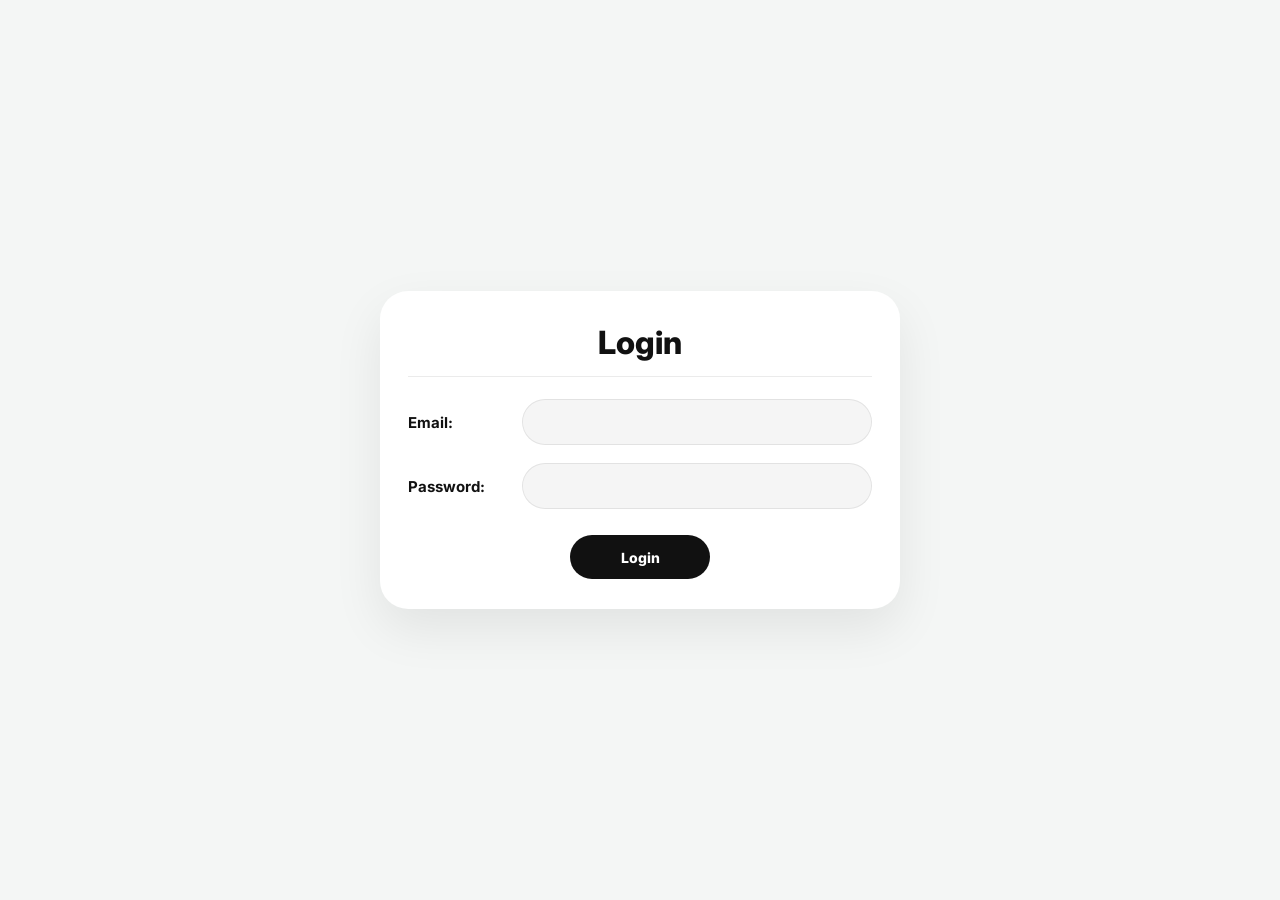
<file: Ascent/login.html>
<!doctype html>
<html lang="en">
<head>
  <meta charset="UTF-8" />
  <meta name="viewport" content="width=device-width, initial-scale=1" />
  <title>Login</title>

  <!-- Inter font -->
  <link rel="preconnect" href="https://fonts.googleapis.com" />
  <link rel="preconnect" href="https://fonts.gstatic.com" crossorigin />
  <link
    href="https://fonts.googleapis.com/css2?family=Inter:wght@400;500;600;700;800&display=swap"
    rel="stylesheet"
  />

  <style>
    :root {
      --bg: #f4f6f5;
      --card: #ffffff;
      --text: #111111;
      --muted: rgba(0,0,0,0.55);
      --line: rgba(0,0,0,0.08);
      --radius: 28px;
      --font: "Inter", system-ui, -apple-system, Segoe UI, Roboto, Helvetica, Arial;
    }

    * { box-sizing: border-box; }

    html, body {
      height: 100%;
      margin: 0;
      font-family: var(--font);
      background: var(--bg);
      color: var(--text);
    }

    body {
      display: grid;
      place-items: center;
    }

    .login-card {
      width: min(520px, 92vw);
      background: var(--card);
      border-radius: var(--radius);
      padding: 26px 28px 30px;
      box-shadow: 0 20px 50px rgba(0,0,0,0.08);
    }

    .title {
      text-align: center;
      font-size: 32px;
      font-weight: 800;
      margin: 6px 0 14px;
    }

    .divider {
      height: 1px;
      background: rgba(0,0,0,0.08);
      margin-bottom: 22px;
    }

    .field {
      display: grid;
      grid-template-columns: 100px 1fr;
      align-items: center;
      gap: 14px;
      margin-bottom: 18px;
    }

    label {
      font-size: 15px;
      font-weight: 700;
    }

    input {
      height: 46px;
      border-radius: 999px;
      border: 1px solid var(--line);
      padding: 0 16px;
      font-size: 14px;
      font-family: var(--font);
      outline: none;
      background: rgba(0,0,0,0.04);
    }

    input:focus {
      border-color: rgba(0,0,0,0.25);
      background: #fff;
    }

    .actions {
      margin-top: 26px;
      display: flex;
      justify-content: center;
    }

    button {
      min-width: 140px;
      height: 44px;
      border-radius: 999px;
      border: none;
      background: #111;
      color: #fff;
      font-size: 14px;
      font-weight: 800;
      cursor: pointer;
      font-family: var(--font);
    }

    button:hover {
      opacity: 0.9;
    }

    .error {
      margin-top: 14px;
      text-align: center;
      font-size: 13px;
      font-weight: 700;
      color: #b00020;
      display: none;
    }
  </style>
</head>

<body>
  <div class="login-card">
    <div class="title">Login</div>
    <div class="divider"></div>

    <form id="loginForm">
      <div class="field">
        <label for="email">Email:</label>
        <input id="email" type="email" required />
      </div>

      <div class="field">
        <label for="password">Password:</label>
        <input id="password" type="password" required />
      </div>

      <div class="actions">
        <button type="submit">Login</button>
      </div>

      <div class="error" id="errorMsg">Invalid email or password</div>
    </form>
  </div>

  <script>
    const form = document.getElementById("loginForm");
    const errorMsg = document.getElementById("errorMsg");

    form.addEventListener("submit", async (e) => {
      e.preventDefault();
      errorMsg.style.display = "none";

      const email = document.getElementById("email").value.trim();
      const password = document.getElementById("password").value;

      try {
        const res = await fetch("/api/auth/login", {
          method: "POST",
          headers: { "Content-Type": "application/json" },
          body: JSON.stringify({ email, password })
        });

        if (!res.ok) {
          errorMsg.style.display = "block";
          return;
        }

        const data = await res.json();

        localStorage.setItem("AUTH_TOKEN", data.access_token);
        localStorage.setItem("USER_ROLE", data.user.role);

        if (data.user.role === "student") {
          window.location.href = "/student_profile";
        } else if (data.user.role === "admin") {
          window.location.href = "/employer_profile";
        }

      } catch (err) {
        console.error(err);
        errorMsg.style.display = "block";
      }
    });
  </script>
</body>
</html>
</file>
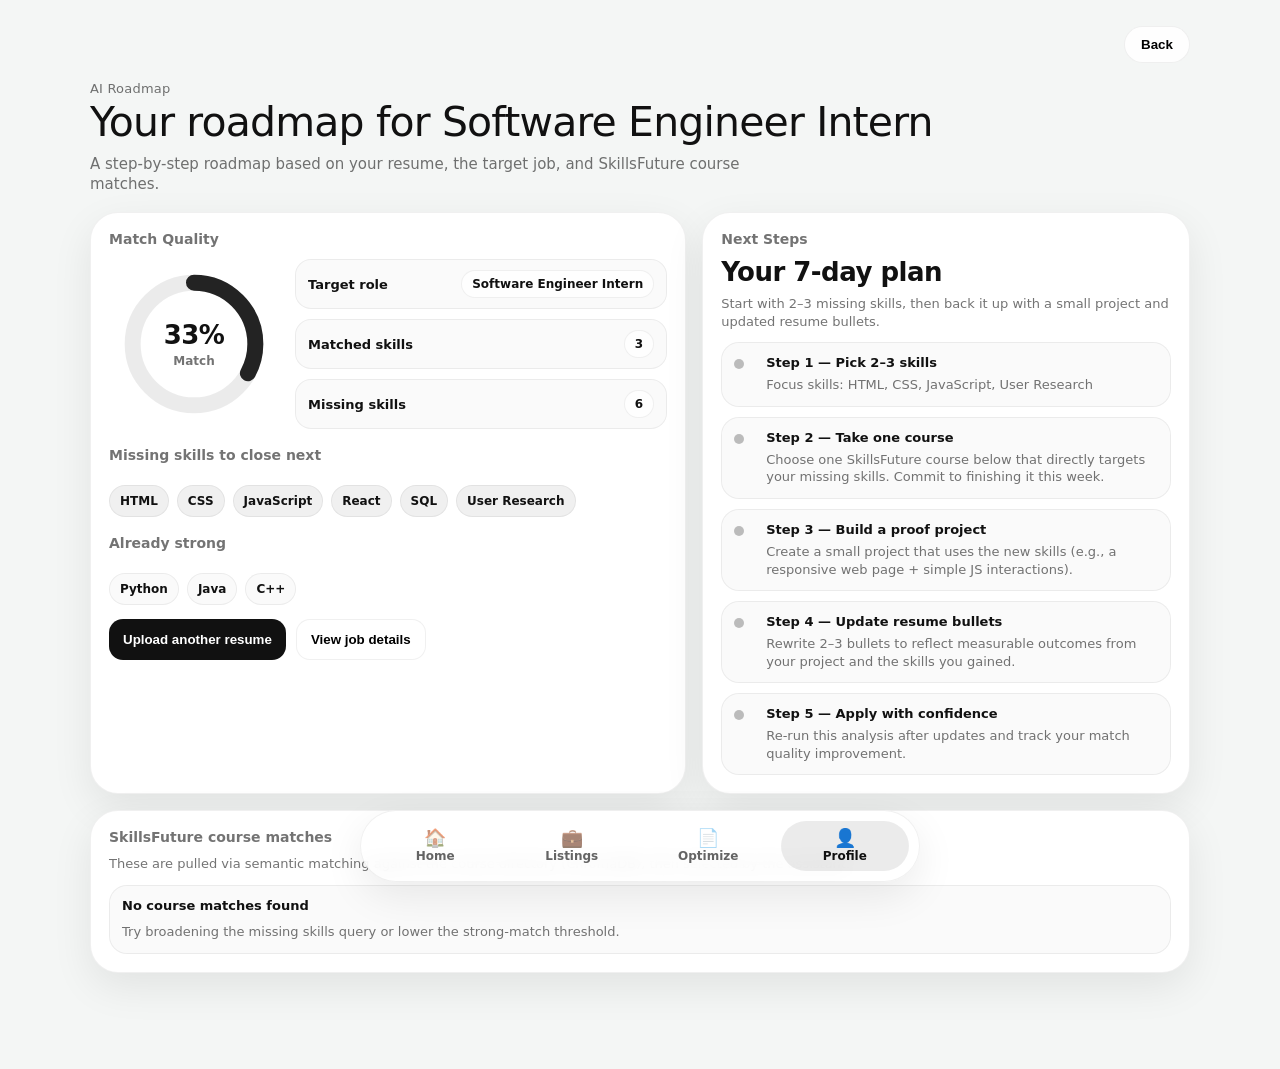
<file: Ascent/roadmap.html>
<!doctype html>
<html lang="en">
  <head>
    <meta charset="UTF-8" />
    <meta name="viewport" content="width=device-width, initial-scale=1" />
    <title>Roadmap</title>
    <style>
      :root {
        --bg: #f4f6f5;
        --card: #ffffff;
        --text: #111111;
        --muted: rgba(0, 0, 0, 0.55);
        --border: rgba(0, 0, 0, 0.06);
        --shadow: 0 14px 40px rgba(0, 0, 0, 0.08);
        --radius: 28px;
        --font: ui-sans-serif, system-ui, -apple-system, Segoe UI, Roboto, Helvetica, Arial, "Apple Color Emoji",
          "Segoe UI Emoji";
      }

      * {
        box-sizing: border-box;
      }

      html,
      body {
        height: 100%;
        margin: 0;
        background: var(--bg);
        color: var(--text);
        font-family: var(--font);
      }

      .page {
        min-height: 100%;
        padding: 26px 20px 40px;
      }

      .topbar {
        display: flex;
        align-items: center;
        justify-content: flex-end;
        gap: 12px;
        margin-bottom: 18px;
      }

      .pill-btn {
        border: 1px solid var(--border);
        background: rgba(255, 255, 255, 0.85);
        backdrop-filter: blur(8px);
        padding: 10px 16px;
        border-radius: 999px;
        cursor: pointer;
        font-weight: 650;
      }

      .container {
        width: min(1100px, 92vw);
        margin: 0 auto;
      }

      .header {
        margin: 18px 0 18px;
      }

      .kicker {
        font-size: 13px;
        color: var(--muted);
        letter-spacing: 0.2px;
      }

      .title {
        margin: 6px 0 0;
        font-size: clamp(26px, 3.2vw, 44px);
        line-height: 1.02;
        letter-spacing: -0.02em;
      }

      .subtitle {
        margin-top: 10px;
        color: var(--muted);
        font-size: 15px;
        line-height: 1.35;
        max-width: 70ch;
      }

      .grid {
        display: grid;
        grid-template-columns: 1.1fr 0.9fr;
        gap: 16px;
        margin-top: 18px;
      }

      @media (max-width: 900px) {
        .grid {
          grid-template-columns: 1fr;
        }
      }

      .card {
        background: var(--card);
        border: 1px solid var(--border);
        border-radius: var(--radius);
        box-shadow: var(--shadow);
        padding: 18px;
      }

      .card h3 {
        margin: 0;
        font-size: 14px;
        color: var(--muted);
        font-weight: 650;
      }

      .card .big {
        margin-top: 10px;
        font-size: 26px;
        font-weight: 800;
        letter-spacing: -0.02em;
      }

      .muted {
        color: var(--muted);
      }

      /* Match card layout */
      .match-wrap {
        display: grid;
        grid-template-columns: 170px 1fr;
        gap: 16px;
        align-items: center;
        margin-top: 12px;
      }

      @media (max-width: 520px) {
        .match-wrap {
          grid-template-columns: 1fr;
        }
      }

      .donut {
        width: 160px;
        height: 160px;
        display: grid;
        place-items: center;
        margin: 0 auto;
      }

      .donut svg {
        width: 160px;
        height: 160px;
        display: block;
      }

      .donut .center {
        position: absolute;
        text-align: center;
      }

      .donut-outer {
        position: relative;
        width: 160px;
        height: 160px;
      }

      .donut .pct {
        font-size: 26px;
        font-weight: 850;
        letter-spacing: -0.02em;
      }

      .donut .label {
        margin-top: 4px;
        font-size: 12px;
        color: var(--muted);
        font-weight: 650;
      }

      .mini {
        display: grid;
        gap: 10px;
      }

      .mini-row {
        display: flex;
        align-items: center;
        justify-content: space-between;
        gap: 12px;
        padding: 10px 12px;
        border-radius: 16px;
        border: 1px solid var(--border);
        background: rgba(0, 0, 0, 0.02);
      }

      .mini-row strong {
        font-size: 13px;
      }

      .badge {
        font-size: 12px;
        font-weight: 750;
        padding: 6px 10px;
        border-radius: 999px;
        border: 1px solid var(--border);
        background: rgba(255, 255, 255, 0.8);
      }

      /* Skill chips */
      .chips {
        display: flex;
        flex-wrap: wrap;
        gap: 8px;
        margin-top: 12px;
      }

      .chip {
        font-size: 12px;
        padding: 8px 10px;
        border-radius: 999px;
        border: 1px solid var(--border);
        background: rgba(0, 0, 0, 0.03);
        font-weight: 650;
        white-space: nowrap;
      }

      .chip.ok {
        background: rgba(0, 0, 0, 0.02);
      }

      .chip.miss {
        background: rgba(0, 0, 0, 0.06);
      }

      /* Timeline */
      .timeline {
        margin-top: 12px;
        display: grid;
        gap: 10px;
      }

      .step {
        display: grid;
        grid-template-columns: 20px 1fr;
        gap: 12px;
        padding: 12px 12px;
        border-radius: 18px;
        border: 1px solid var(--border);
        background: rgba(0, 0, 0, 0.02);
      }

      .dot {
        width: 10px;
        height: 10px;
        border-radius: 999px;
        background: rgba(0, 0, 0, 0.25);
        margin-top: 4px;
      }

      .step-title {
        font-weight: 800;
        margin: 0;
        font-size: 13px;
      }

      .step-desc {
        margin: 6px 0 0;
        font-size: 13px;
        color: var(--muted);
        line-height: 1.35;
      }

      /* Courses */
      .courses {
        margin-top: 12px;
        display: grid;
        gap: 10px;
      }

      .course {
        border: 1px solid var(--border);
        border-radius: 18px;
        padding: 12px 12px;
        background: rgba(0, 0, 0, 0.02);
      }

      .course .name {
        margin: 0;
        font-weight: 850;
        font-size: 13px;
        line-height: 1.2;
      }

      .course .meta {
        margin-top: 6px;
        font-size: 12px;
        color: var(--muted);
        display: flex;
        flex-wrap: wrap;
        gap: 10px;
      }

      .course .why {
        margin-top: 10px;
        font-size: 13px;
        color: var(--muted);
        line-height: 1.35;
      }

      .row2 {
        display: grid;
        grid-template-columns: 1fr;
        gap: 16px;
        margin-top: 16px;
      }

      .footer-actions {
        display: flex;
        gap: 10px;
        flex-wrap: wrap;
        margin-top: 14px;
      }

      .primary-btn {
        border: 0;
        background: #111;
        color: #fff;
        padding: 12px 14px;
        border-radius: 14px;
        cursor: pointer;
        font-weight: 750;
      }

      .ghost-btn {
        border: 1px solid var(--border);
        background: rgba(255, 255, 255, 0.85);
        padding: 12px 14px;
        border-radius: 14px;
        cursor: pointer;
        font-weight: 750;
      }

      /* Floating Tab Bar */
      .tabbar {
        position: fixed;
        left: 50%;
        bottom: 18px;
        transform: translateX(-50%);
        width: min(560px, calc(100vw - 28px));
        padding: 10px;
        border-radius: 999px;
        background: rgba(255, 255, 255, 0.78);
        border: 1px solid var(--border);
        box-shadow: var(--shadow);
        backdrop-filter: blur(10px);
        -webkit-backdrop-filter: blur(10px);
        display: grid;
        grid-template-columns: repeat(4, 1fr);
        gap: 8px;
        z-index: 999;
      }

      .tabbar a {
        display: grid;
        place-items: center;
        gap: 2px;
        padding: 8px 6px;
        border-radius: 999px;
        text-decoration: none;
        color: var(--text);
        font-weight: 800;
        font-size: 12px;
        opacity: 0.65;
      }

      /* IMPORTANT: override any global .icon styles */
      .tabbar a .icon {
        width: auto;
        height: auto;
        font-size: 18px;
        line-height: 1;
      }

      .tabbar a.active {
        background: rgba(0, 0, 0, 0.08);
        opacity: 1;
      }

      /* Prevent content being hidden behind tabbar */
      .page {
        padding-bottom: 96px;
      }

    </style>
  </head>
  <body>
    <div class="page">
      <div class="container">
        <div class="topbar">
          <button class="pill-btn" id="backBtn">Back</button>
        </div>

        <div class="header">
          <div class="kicker">AI Roadmap</div>
          <div class="title" id="pageTitle">Your progress plan</div>
          <div class="subtitle" id="pageSubtitle">
            A step-by-step roadmap based on your resume, the target job, and SkillsFuture course matches.
          </div>
        </div>

        <div class="grid">
          <!-- Left: Match + Skills -->
          <div class="card">
            <h3>Match Quality</h3>
            <div class="match-wrap">
              <div class="donut">
                <div class="donut-outer">
                  <svg viewBox="0 0 120 120" aria-hidden="true">
                    <circle cx="60" cy="60" r="46" stroke="rgba(0,0,0,0.08)" stroke-width="12" fill="none"></circle>
                    <circle
                      id="donutProgress"
                      cx="60"
                      cy="60"
                      r="46"
                      stroke="rgba(0,0,0,0.85)"
                      stroke-width="12"
                      fill="none"
                      stroke-linecap="round"
                      stroke-dasharray="289"
                      stroke-dashoffset="289"
                      transform="rotate(-90 60 60)"
                    ></circle>
                  </svg>
                  <div class="center" style="inset: 0; position: absolute; display: grid; place-items: center;">
                    <div>
                      <div class="pct" id="matchPct">--%</div>
                      <div class="label" id="matchLabel">Match</div>
                    </div>
                  </div>
                </div>
              </div>

              <div class="mini">
                <div class="mini-row">
                  <strong>Target role</strong>
                  <span class="badge" id="jobTitleBadge">--</span>
                </div>
                <div class="mini-row">
                  <strong>Matched skills</strong>
                  <span class="badge" id="matchedCount">--</span>
                </div>
                <div class="mini-row">
                  <strong>Missing skills</strong>
                  <span class="badge" id="missingCount">--</span>
                </div>
              </div>
            </div>

            <div style="margin-top: 18px; display: grid; gap: 10px;">
              <h3>Missing skills to close next</h3>
              <div class="chips" id="missingChips"></div>

              <h3 style="margin-top: 8px;">Already strong</h3>
              <div class="chips" id="matchedChips"></div>
            </div>

            <div class="footer-actions">
              <button class="primary-btn" id="restartBtn">Upload another resume</button>
              <button class="ghost-btn" id="viewJobBtn">View job details</button>
            </div>
          </div>

          <!-- Right: Next steps -->
          <div class="card">
            <h3>Next Steps</h3>
            <div class="big" id="nextStepsTitle">Your 7-day plan</div>
            <div class="muted" id="nextStepsNote" style="margin-top: 8px; font-size: 13px; line-height: 1.35;">
              Start with 2–3 missing skills, then back it up with a small project and updated resume bullets.
            </div>

            <div class="timeline" id="timeline">
              <!-- injected -->
            </div>
          </div>
        </div>

        <div class="row2">
          <div class="card">
            <h3>SkillsFuture course matches</h3>
            <div class="muted" style="margin-top: 10px; font-size: 13px; line-height: 1.35;">
              These are pulled via semantic matching against the course directory (ChromaDB), then selected by the assistant.
            </div>

            <div class="courses" id="coursesList"></div>
          </div>
        </div>
      </div>
    </div>

      <!-- Floating Tab Bar -->
      <nav class="tabbar" aria-label="Primary">
        <a href="/" data-tab="home">
          <span class="icon">🏠</span>
          <span>Home</span>
        </a>
        <a href="/results" data-tab="jobs">
          <span class="icon">💼</span>
          <span>Listings</span>
        </a>
        <a href="/optimize" data-tab="optimize">
          <span class="icon">📄</span>
          <span>Optimize</span>
        </a>
        <a href="/student_profile" data-tab="profile" class="active">
          <span class="icon">👤</span>
          <span>Profile</span>
        </a>
      </nav>


    <script>
      const $ = (id) => document.getElementById(id);
      //const CURRENT_Q = localStorage.getItem("q") || "";
      //const CURRENT_Q = localStorage.getItem("ASCENT_LAST_QUERY") || "";
      const CURRENT_Q = new URLSearchParams(window.location.search).get("q") || "";

      function getQueryParam(name) {
        const u = new URL(window.location.href);
        return u.searchParams.get(name);
      }

      function safeJsonParse(raw, fallback) {
        try {
          return raw ? JSON.parse(raw) : fallback;
        } catch {
          return fallback;
        }
      }

      function upsertRoadmapRecord(record) {
        const key = "ASCENT_ROADMAPS";
        const list = safeJsonParse(localStorage.getItem(key), []);

        const idx = list.findIndex((x) => String(x.job_id) === String(record.job_id));
        if (idx >= 0) list[idx] = { ...list[idx], ...record };
        else list.unshift(record);

        localStorage.setItem(key, JSON.stringify(list));
      }

      function getToken() {
        return localStorage.getItem("AUTH_TOKEN") || "";
      }

      function authHeaders() {
        const t = getToken();
        return t ? { Authorization: `Bearer ${t}` } : {};
      }

      async function upsertRoadmapServer(record, fullPayload) {
        const token = getToken();
        if (!token) return;
        try {
          await fetch("/api/roadmaps", {
            method: "POST",
            headers: {
              "Content-Type": "application/json",
              ...authHeaders(),
            },
            body: JSON.stringify({
              job_id: record.job_id,
              company: record.company,
              role: record.role,
              payload: fullPayload,
            }),
          });
        } catch (err) {
          console.error(err);
        }
      }


      function clamp(n, min, max) {
        return Math.max(min, Math.min(max, n));
      }

      function setDonut(pct) {
        const r = 46;
        const circumference = 2 * Math.PI * r;
        const p = clamp(Number(pct) || 0, 0, 100);
        const offset = circumference * (1 - p / 100);
        const c = $("donutProgress");
        c.setAttribute("stroke-dasharray", String(circumference.toFixed(0)));
        c.setAttribute("stroke-dashoffset", String(offset.toFixed(0)));
      }

      function chip(text, cls) {
        const el = document.createElement("div");
        el.className = "chip " + (cls || "");
        el.textContent = text;
        return el;
      }

      function step(title, desc) {
        const wrap = document.createElement("div");
        wrap.className = "step";
        const dot = document.createElement("div");
        dot.className = "dot";
        const body = document.createElement("div");
        const h = document.createElement("p");
        h.className = "step-title";
        h.textContent = title;
        const p = document.createElement("p");
        p.className = "step-desc";
        p.textContent = desc;
        body.appendChild(h);
        body.appendChild(p);
        wrap.appendChild(dot);
        wrap.appendChild(body);
        return wrap;
      }

      function courseCard(c) {
        const wrap = document.createElement("div");
        wrap.className = "course";

        const name = document.createElement("p");
        name.className = "name";
        name.textContent = c.coursetitle || "Course";

        const meta = document.createElement("div");
        meta.className = "meta";

        const provider = document.createElement("span");
        provider.textContent = "Provider: " + (c.trainingprovideralias || "-");

        const hours = document.createElement("span");
        hours.textContent = "Hours: " + (c.number_of_hours || "-");

        const ref = document.createElement("span");
        ref.textContent = "Ref: " + (c.coursereferencenumber || "-");

        meta.appendChild(provider);
        meta.appendChild(hours);
        meta.appendChild(ref);

        const why = document.createElement("div");
        why.className = "why";
        why.textContent = c.why || c.evidence || "Relevant to your missing skills.";

        wrap.appendChild(name);
        wrap.appendChild(meta);
        wrap.appendChild(why);
        return wrap;
      }

      function computeMatchPct(gap) {
        const matched = (gap && gap.matched_skills) ? gap.matched_skills.length : 0;
        const missing = (gap && gap.missing_skills) ? gap.missing_skills.length : 0;
        const total = matched + missing;
        if (!total) return 0;
        return Math.round((matched / total) * 100);
      }

      async function loadRoadmapData() {
        const jobId = getQueryParam("id");
        const token = getToken();
        async function fetchJobFallback(targetJobId) {
          if (!targetJobId) return null;
          try {
            const res = await fetch(`/api/jobs/${encodeURIComponent(targetJobId)}`);
            if (!res.ok) return null;
            const job = await res.json();
            return {
              job_id: job.id || targetJobId,
              job_title: job.title || "Target role",
              company: job.company || "—",
              gap: {
                matched_skills: [],
                missing_skills: [],
              },
              final_recommendation: {
                skills_to_focus: [],
                action_plan: [
                  "Upload or reuse your resume from the Apply flow to generate a roadmap for this role.",
                  "After generating it, reopen this page to review missing skills and course suggestions."
                ],
                recommended_courses: [],
                warnings: ["Roadmap not generated for this job yet."]
              },
              courses: [],
              empty_state: true
            };
          } catch (err) {
            console.error(err);
            return null;
          }
        }
        // Prefer server roadmap by job_id if present
        if (jobId && token) {
          try {
            const res = await fetch("/api/roadmaps/me", { headers: authHeaders() });
            if (res.ok) {
              const list = await res.json();
              const match = Array.isArray(list)
                ? list.find((r) => String(r.job_id) === String(jobId))
                : null;
              if (match && match.payload) return match.payload;
            }
          } catch (err) {
            console.error(err);
          }
        }

        // Use freshly generated local roadmap data before falling back to an empty state.
        try {
          const raw = localStorage.getItem("ASCENT_ROADMAP_DATA");
          if (raw) {
            const parsed = JSON.parse(raw);
            const localJobId = parsed?.job_id || parsed?.id || parsed?.jobId;
            if (!jobId || String(localJobId) === String(jobId)) {
              return parsed;
            }
          }
        } catch {}
        if (jobId) {
          const fallback = await fetchJobFallback(jobId);
          if (fallback) return fallback;
        }

        // fallback demo
        return {
          job_title: "Software Engineer Intern",
          gap: {
            matched_skills: ["Python", "Java", "C++"],
            missing_skills: ["HTML", "CSS", "JavaScript", "React", "SQL", "User Research"],
          },
          final_recommendation: {
            skills_to_focus: ["HTML", "CSS", "JavaScript", "User Research"],
            action_plan: [
              "Enroll in one front-end course and one UX fundamentals course.",
              "Build a small web app to prove HTML/CSS/JS skills.",
              "Update resume bullets to reflect the project outcomes."
            ],
            recommended_courses: []
          },
          courses: []
        };
      }

      async function render() {
        const data = await loadRoadmapData();

        const requestedJobId = getQueryParam("id");
        const jobId = requestedJobId || data.job_id || data.id || data.jobId || Date.now().toString();
        const company = data.company || data.company_name || "—";

        const jobTitle = data.job_title || data.final_recommendation?.target_role || "Target role";
        $("jobTitleBadge").textContent = jobTitle;

        if (!data.empty_state) {
          // Save a minimal record so Student Profile can show it in the Road Map table
          upsertRoadmapRecord({
            job_id: jobId,
            company:company,
            role: jobTitle,
            created_at: new Date().toISOString(),
          });
          upsertRoadmapServer(
            {
              job_id: jobId,
              company: company,
              role: jobTitle,
            },
            data
          );
        }


        const gap = data.gap || {};
        const matched = gap.matched_skills || [];
        const missing = gap.missing_skills || [];

        $("matchedCount").textContent = String(matched.length);
        $("missingCount").textContent = String(missing.length);

        const pct = computeMatchPct(gap);
        $("matchPct").textContent = pct + "%";
        setDonut(pct);

        // Title
        $("pageTitle").textContent = "Your roadmap for " + jobTitle;
        $("pageSubtitle").textContent = data.empty_state
          ? "Roadmap not generated yet. Upload or reuse your resume to generate a roadmap for this specific role."
          : "A step-by-step roadmap based on your resume, the target job, and SkillsFuture course matches.";
        $("nextStepsTitle").textContent = data.empty_state ? "Generate your roadmap" : "Your 7-day plan";
        $("nextStepsNote").textContent = data.empty_state
          ? "We need your resume before we can analyze skill gaps, suggest courses, and build a job-specific roadmap."
          : "Start with 2–3 missing skills, then back it up with a small project and updated resume bullets.";
        $("matchLabel").textContent = data.empty_state ? "Pending" : "Match";

        // Chips
        const missingWrap = $("missingChips");
        const matchedWrap = $("matchedChips");
        missingWrap.innerHTML = "";
        matchedWrap.innerHTML = "";

        if (data.empty_state) {
          missingWrap.appendChild(chip("Generate roadmap to see missing skills", "miss"));
          matchedWrap.appendChild(chip("Generate roadmap to see matched skills", "ok"));
        } else {
          (missing.slice(0, 14)).forEach((s) => missingWrap.appendChild(chip(s, "miss")));
          (matched.slice(0, 14)).forEach((s) => matchedWrap.appendChild(chip(s, "ok")));
        }

        // Timeline
        const tl = $("timeline");
        tl.innerHTML = "";
        if (data.empty_state) {
          tl.appendChild(
            step(
              "Step 1 - Generate roadmap",
              "Upload a resume or reuse your saved resume for this job to generate a roadmap."
            )
          );

          tl.appendChild(
            step(
              "Step 2 - Review skill gaps",
              "We will compare your resume against this role and identify matched and missing skills."
            )
          );

          tl.appendChild(
            step(
              "Step 3 - Get course suggestions",
              "After generation, this page will show recommended courses and a concrete action plan."
            )
          );
        } else {

        const focus = data.final_recommendation?.skills_to_focus || missing.slice(0, 4);
        const focusLine = focus.length ? ("Focus skills: " + focus.join(", ")) : "Focus on the top missing skills first.";

        tl.appendChild(step("Step 1 — Pick 2–3 skills", focusLine));

        tl.appendChild(
          step(
            "Step 2 — Take one course",
            "Choose one SkillsFuture course below that directly targets your missing skills. Commit to finishing it this week."
          )
        );

        tl.appendChild(
          step(
            "Step 3 — Build a proof project",
            "Create a small project that uses the new skills (e.g., a responsive web page + simple JS interactions)."
          )
        );

        tl.appendChild(
          step(
            "Step 4 — Update resume bullets",
            "Rewrite 2–3 bullets to reflect measurable outcomes from your project and the skills you gained."
          )
        );

        tl.appendChild(
          step(
            "Step 5 — Apply with confidence",
            "Re-run this analysis after updates and track your match quality improvement."
          )
        );

        }

        // Courses
        const coursesList = $("coursesList");
        coursesList.innerHTML = "";

        // Prefer curated courses from final recommendation if present
        const curated = data.final_recommendation?.recommended_courses || [];
        const retrieved = data.courses || [];

        const list = curated.length ? curated : retrieved.slice(0, 6);

        if (!list.length) {
          const empty = document.createElement("div");
          empty.className = "course";
          empty.innerHTML = data.empty_state
            ? "<p class='name'>Generate roadmap to view course matches</p><div class='why'>Once your resume is analyzed for this job, relevant course suggestions will appear here.</div>"
            : "<p class='name'>No course matches found</p><div class='why'>Try broadening the missing skills query or lower the strong-match threshold.</div>";
          coursesList.appendChild(empty);
        } else {
          list.slice(0, 8).forEach((c) => coursesList.appendChild(courseCard(c)));
        }

        // Buttons
        $("backBtn").onclick = () => history.back();
        $("restartBtn").textContent = data.empty_state ? "Generate roadmap" : "Upload another resume";
        $("restartBtn").onclick = () => {
          const params = new URLSearchParams();
          if (jobId) params.set("id", jobId);
          if (CURRENT_Q) params.set("q", CURRENT_Q);
          if (data.empty_state) params.set("mode", "roadmap");
          const query = params.toString();
          window.location.href = query ? `/apply?${query}` : "/apply";
        };
        $("viewJobBtn").onclick = () => (window.location.href = `/job?id=${encodeURIComponent(jobId)}&q=${encodeURIComponent(CURRENT_Q)}`);
      }

      render();
    </script>
  </body>
</html>
</file>
